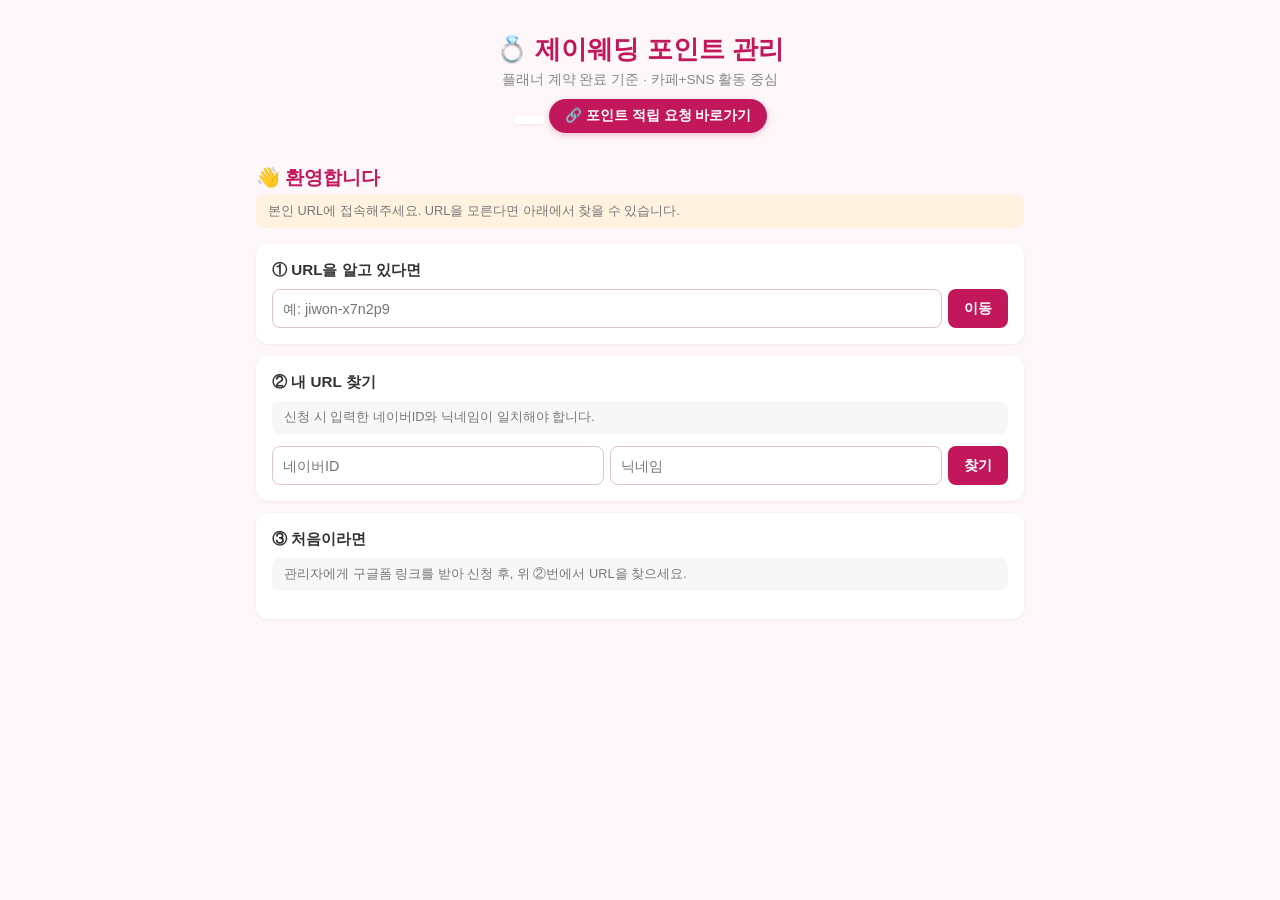
<file: index.html>
<!DOCTYPE html>
<html lang="ko">
<head>
  <meta charset="UTF-8" />
  <meta name="viewport" content="width=device-width, initial-scale=1.0" />
  <title>💍 제이웨딩 포인트 관리</title>
  <link rel="stylesheet" href="styles.css" />
</head>
<body>
  <header>
    <h1>💍 제이웨딩 포인트 관리</h1>
    <p class="subtitle">플래너 계약 완료 기준 · 카페+SNS 활동 중심</p>
    <div id="userInfo" class="user-info" hidden>
      <span id="userNickname"></span>
      <span class="user-slug" id="userSlugLabel"></span>
    </div>
    <a class="point-link" href="http://lovepromise.co.kr/cafe/point/login.asp" target="_blank" rel="noopener noreferrer">
      🔗 포인트 적립 요청 바로가기
    </a>
  </header>

  <section id="welcome" class="welcome" hidden>
    <h2>👋 환영합니다</h2>
    <p class="hint">본인 URL에 접속해주세요. URL을 모른다면 아래에서 찾을 수 있습니다.</p>

    <div class="welcome-card">
      <h3>① URL을 알고 있다면</h3>
      <div class="welcome-row">
        <input type="text" id="directSlug" placeholder="예: jiwon-x7n2p9" autocomplete="off" />
        <button id="directGoBtn" class="btn">이동</button>
      </div>
    </div>

    <div class="welcome-card">
      <h3>② 내 URL 찾기</h3>
      <p class="hint">신청 시 입력한 네이버ID와 닉네임이 일치해야 합니다.</p>
      <div class="welcome-row">
        <input type="text" id="findNaverId" placeholder="네이버ID" autocomplete="off" />
        <input type="text" id="findNickname" placeholder="닉네임" autocomplete="off" />
        <button id="findBtn" class="btn">찾기</button>
      </div>
      <div id="findError" class="welcome-error" hidden></div>
    </div>

    <div class="welcome-card">
      <h3>③ 처음이라면</h3>
      <p class="hint">관리자에게 구글폼 링크를 받아 신청 후, 위 ②번에서 URL을 찾으세요.</p>
    </div>
  </section>

  <div id="appLoading" class="app-loading">로딩 중…</div>

  <div id="appBody" hidden>

  <section class="summary">
    <div class="card">
      <div class="card-label">누적 포인트</div>
      <div class="card-value" id="totalPoints">0P</div>
    </div>
    <div class="card">
      <div class="card-label">한정 활동 진행</div>
      <div class="card-value"><span id="limitedDone">0</span> / <span id="limitedTotal">0</span></div>
    </div>
    <div class="card">
      <div class="card-label">오늘 적립</div>
      <div class="card-value" id="todayPoints">0P</div>
    </div>
    <div class="card">
      <div class="card-label">이번 달 적립</div>
      <div class="card-value" id="monthPoints">0P</div>
    </div>
  </section>

  <nav class="tabs">
    <button class="tab active" data-tab="limited">🔴 한정 활동</button>
    <button class="tab" data-tab="daily">📅 매일</button>
    <button class="tab" data-tab="monthly">📆 매달</button>
    <button class="tab" data-tab="usage">💰 사용 계획</button>
  </nav>

  <main>
    <section id="tab-limited" class="tab-panel active">
      <p class="hint">기회를 놓치면 영영 못 챙기는 포인트! 우선적으로 챙길 것.</p>
      <ul id="limitedList" class="activity-list"></ul>
    </section>

    <section id="tab-daily" class="tab-panel">
      <p class="hint">오늘 날짜: <strong id="todayDate"></strong> · 매일 자정에 초기화됩니다.</p>
      <ul id="dailyList" class="activity-list"></ul>
    </section>

    <section id="tab-monthly" class="tab-panel">
      <p class="hint">이번 달: <strong id="thisMonth"></strong> · 매월 1일에 초기화됩니다.</p>
      <ul id="monthlyList" class="activity-list"></ul>
    </section>

    <section id="tab-usage" class="tab-panel">
      <p class="hint">포인트 사용은 본식일 <strong>한 달 전에 요청</strong> 필요. 게시글에 <code>[웨딩품목+사용금액]</code> 기재 후 신청.</p>
      <ul id="usageList" class="usage-list"></ul>
    </section>
  </main>

  <footer>
    <button id="resetTodayBtn" class="reset-btn">오늘만 초기화</button>
    <button id="resetBtn" class="reset-btn">전체 초기화</button>
  </footer>
  </div><!-- /#appBody -->

  <div id="toastContainer" class="toast-container" aria-live="polite"></div>

  <script src="supabase-config.js"></script>
  <script src="app.js"></script>
</body>
</html>
</file>
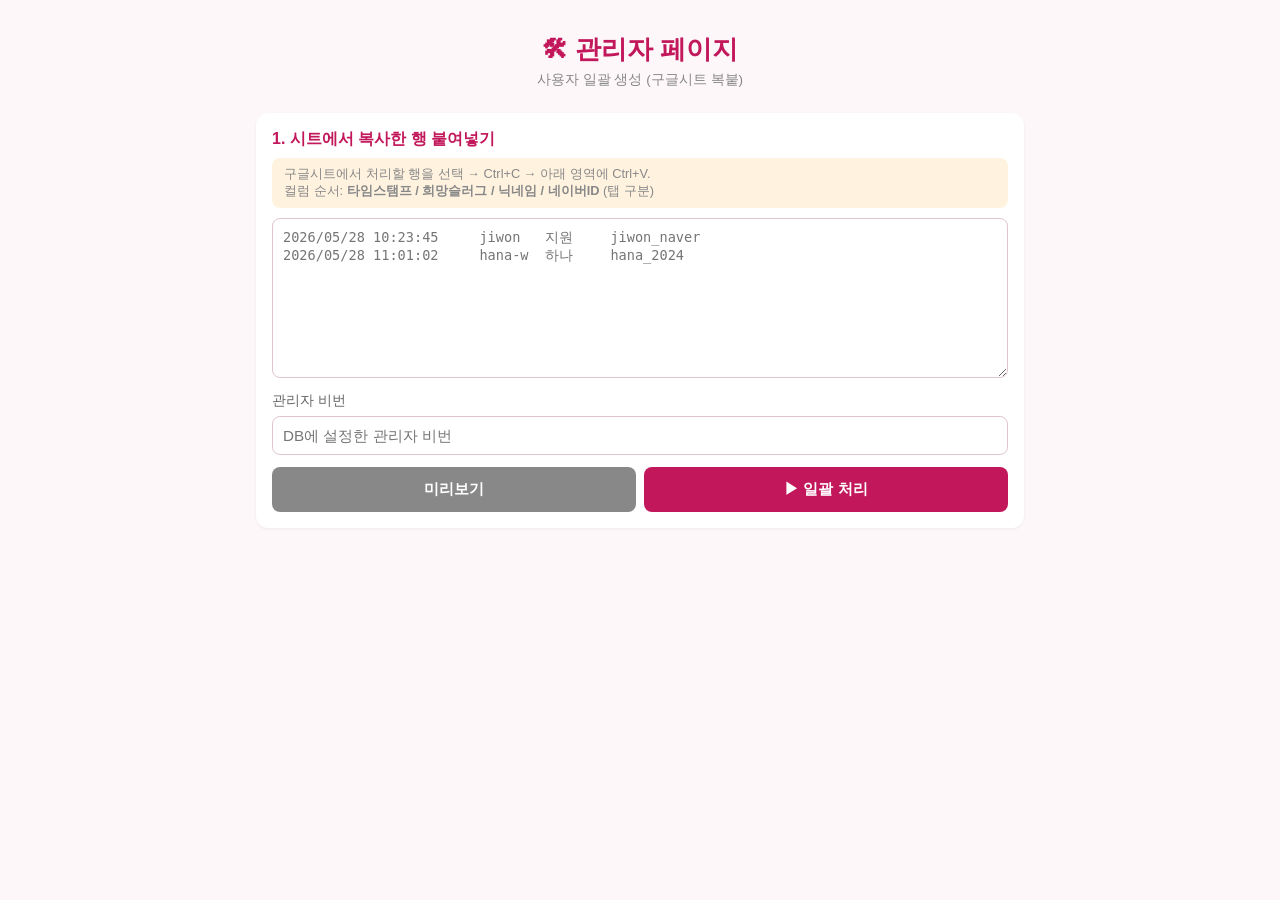
<file: admin.html>
<!DOCTYPE html>
<html lang="ko">
<head>
  <meta charset="UTF-8" />
  <meta name="viewport" content="width=device-width, initial-scale=1.0" />
  <meta name="robots" content="noindex,nofollow" />
  <title>🛠 관리자 · 사용자 일괄 생성</title>
  <link rel="stylesheet" href="styles.css" />
  <style>
    .admin-section { background: white; border-radius: 12px; padding: 16px; margin: 16px 0; box-shadow: 0 1px 3px rgba(0,0,0,0.06); }
    .admin-section h2 { font-size: 1rem; color: #c2185b; margin-bottom: 8px; }
    .admin-section .hint { font-size: 0.8rem; color: #888; margin-bottom: 10px; }
    .admin-section textarea { width: 100%; min-height: 160px; padding: 10px; border: 1px solid #e0c4d0; border-radius: 8px; font-family: ui-monospace, "Cascadia Mono", "Consolas", monospace; font-size: 0.85rem; resize: vertical; }
    .admin-section input[type="password"], .admin-section input[type="text"] { width: 100%; padding: 10px; border: 1px solid #e0c4d0; border-radius: 8px; font-size: 0.95rem; margin-top: 6px; }
    .admin-actions { display: flex; gap: 8px; margin-top: 12px; }
    .btn { flex: 1; padding: 12px; background: #c2185b; color: white; border: none; border-radius: 8px; font-size: 0.95rem; font-weight: 600; cursor: pointer; transition: filter 0.1s; }
    .btn:hover { filter: brightness(1.05); }
    .btn:disabled { background: #aaa; cursor: not-allowed; }
    .btn-secondary { background: #888; }
    table.result { width: 100%; border-collapse: collapse; margin-top: 12px; font-size: 0.85rem; }
    table.result th, table.result td { border-bottom: 1px solid #f0e0e8; padding: 8px 6px; text-align: left; vertical-align: top; }
    table.result th { background: #fdf0f5; color: #c2185b; font-weight: 600; }
    .status-created { color: #2e7d32; font-weight: 600; }
    .status-error   { color: #c62828; font-weight: 600; }
    .final-url { font-family: ui-monospace, "Cascadia Mono", "Consolas", monospace; font-size: 0.8rem; word-break: break-all; }
    .copy-btn { padding: 4px 8px; font-size: 0.75rem; background: #f0f0f0; border: 1px solid #ddd; border-radius: 4px; cursor: pointer; margin-left: 4px; }
    .copy-btn:hover { background: #e8e8e8; }
    .field-label { font-size: 0.85rem; color: #666; font-weight: 500; margin-top: 10px; display: block; }
  </style>
</head>
<body>
  <header>
    <h1>🛠 관리자 페이지</h1>
    <p class="subtitle">사용자 일괄 생성 (구글시트 복붙)</p>
  </header>

  <section class="admin-section">
    <h2>1. 시트에서 복사한 행 붙여넣기</h2>
    <p class="hint">
      구글시트에서 처리할 행을 선택 → Ctrl+C → 아래 영역에 Ctrl+V.<br>
      컬럼 순서: <strong>타임스탬프 / 희망슬러그 / 닉네임 / 네이버ID</strong> (탭 구분)
    </p>
    <textarea id="rowsInput" placeholder="2026/05/28 10:23:45&#9;jiwon&#9;지원&#9;jiwon_naver&#10;2026/05/28 11:01:02&#9;hana-w&#9;하나&#9;hana_2024"></textarea>

    <label class="field-label">관리자 비번</label>
    <input type="password" id="adminKey" placeholder="DB에 설정한 관리자 비번" autocomplete="off" />

    <div class="admin-actions">
      <button class="btn btn-secondary" id="previewBtn">미리보기</button>
      <button class="btn" id="submitBtn">▶ 일괄 처리</button>
    </div>
  </section>

  <section class="admin-section" id="resultSection" style="display:none;">
    <h2>2. 처리 결과</h2>
    <div id="resultSummary" class="hint"></div>
    <table class="result" id="resultTable">
      <thead>
        <tr>
          <th>입력 슬러그</th>
          <th>상태</th>
          <th>최종 URL / 메시지</th>
        </tr>
      </thead>
      <tbody></tbody>
    </table>
  </section>

  <script src="supabase-config.js"></script>
  <script>
    // ─── DOM ─────────────────────────────────────────────────
    const $rows       = document.getElementById('rowsInput');
    const $key        = document.getElementById('adminKey');
    const $previewBtn = document.getElementById('previewBtn');
    const $submitBtn  = document.getElementById('submitBtn');
    const $resultSec  = document.getElementById('resultSection');
    const $resultSum  = document.getElementById('resultSummary');
    const $resultTb   = document.querySelector('#resultTable tbody');

    // ─── 시트 TSV 파싱 ───────────────────────────────────────
    // 구글시트 행 복사 = 줄바꿈으로 행 구분, 탭으로 컬럼 구분
    function parseRows(text) {
      return text.split(/\r?\n/)
        .map(line => line.trim())
        .filter(line => line.length > 0)
        .map(line => {
          const cols = line.split('\t');
          return {
            // [0] 타임스탬프는 참고용, DB에 안 넘김
            slug:     (cols[1] || '').trim().toLowerCase(),
            nickname: (cols[2] || '').trim() || null,
            naver_id: (cols[3] || '').trim() || null,
          };
        });
    }

    // ─── 미리보기 ────────────────────────────────────────────
    $previewBtn.addEventListener('click', () => {
      const rows = parseRows($rows.value);
      if (rows.length === 0) { alert('붙여넣은 행이 없습니다.'); return; }
      const preview = rows.map((r, i) =>
        `${i + 1}. ${r.slug || '(슬러그 없음)'} / ${r.nickname || '(닉네임 없음)'} / ${r.naver_id || '(네이버ID 없음)'}`
      ).join('\n');
      alert(`${rows.length}개 행이 파싱되었습니다:\n\n${preview}`);
    });

    // ─── 일괄 처리 ───────────────────────────────────────────
    $submitBtn.addEventListener('click', async () => {
      const rows = parseRows($rows.value);
      const adminKey = $key.value;
      if (rows.length === 0) { alert('붙여넣은 행이 없습니다.'); return; }
      if (!adminKey)         { alert('관리자 비번을 입력하세요.'); return; }
      if (!confirm(`${rows.length}개 행을 처리합니다. 계속할까요?`)) return;

      $submitBtn.disabled = true;
      $submitBtn.textContent = '처리 중…';
      try {
        const result = await callRpc('admin_bulk_create_users', {
          p_admin_key: adminKey,
          p_rows:      rows,
        });
        renderResult(result);
      } catch (err) {
        alert(`오류: ${err.message}`);
      } finally {
        $submitBtn.disabled = false;
        $submitBtn.textContent = '▶ 일괄 처리';
        $key.value = ''; // 비번 화면에 안 남김
      }
    });

    // ─── 결과 렌더링 ─────────────────────────────────────────
    function renderResult(result) {
      $resultSec.style.display = '';
      $resultTb.innerHTML = '';
      const ok = result.filter(r => r.status === 'created').length;
      const ng = result.length - ok;
      $resultSum.innerHTML = `✅ 생성 <strong>${ok}</strong>건 · ⚠️ 오류 <strong>${ng}</strong>건`;

      for (const r of result) {
        const tr = document.createElement('tr');
        if (r.status === 'created') {
          const url = buildUserUrl(r.final_slug);
          tr.innerHTML = `
            <td>${escapeHtml(r.input || '')}</td>
            <td class="status-created">✅ 생성</td>
            <td>
              <span class="final-url">${escapeHtml(url)}</span>
              <button class="copy-btn" data-copy="${escapeHtml(url)}">복사</button>
            </td>`;
        } else {
          tr.innerHTML = `
            <td>${escapeHtml(r.input || '')}</td>
            <td class="status-error">❌ 오류</td>
            <td>${escapeHtml(r.message || '알 수 없음')}</td>`;
        }
        $resultTb.appendChild(tr);
      }
    }

    // ─── 복사 버튼 (이벤트 위임) ─────────────────────────────
    $resultTb.addEventListener('click', e => {
      const btn = e.target.closest('.copy-btn');
      if (!btn) return;
      navigator.clipboard.writeText(btn.dataset.copy).then(() => {
        const orig = btn.textContent;
        btn.textContent = '✅';
        setTimeout(() => { btn.textContent = orig; }, 1000);
      });
    });

    function escapeHtml(s) {
      return String(s).replace(/[&<>"']/g, c => ({ '&': '&amp;', '<': '&lt;', '>': '&gt;', '"': '&quot;', "'": '&#39;' }[c]));
    }
  </script>
</body>
</html>
</file>
<file: styles.css>
* { box-sizing: border-box; margin: 0; padding: 0; }

body {
  font-family: -apple-system, BlinkMacSystemFont, "Segoe UI", "Malgun Gothic", sans-serif;
  background: #fdf7f9;
  color: #333;
  max-width: 800px;
  margin: 0 auto;
  padding: 16px;
  padding-bottom: 80px;
}

header { text-align: center; padding: 16px 0 8px; }
header h1 { font-size: 1.6rem; color: #c2185b; }
.subtitle { color: #888; font-size: 0.85rem; margin-top: 4px; }

.point-link {
  display: inline-block;
  margin-top: 10px;
  padding: 8px 16px;
  background: #c2185b;
  color: white;
  text-decoration: none;
  border-radius: 20px;
  font-size: 0.85rem;
  font-weight: 600;
  box-shadow: 0 2px 6px rgba(194, 24, 91, 0.25);
  transition: transform 0.1s, box-shadow 0.15s;
}
.point-link:hover {
  transform: translateY(-1px);
  box-shadow: 0 3px 10px rgba(194, 24, 91, 0.35);
}
.point-link:active {
  transform: translateY(0);
}

.summary {
  display: grid;
  grid-template-columns: repeat(2, 1fr);
  gap: 8px;
  margin: 16px 0;
}
@media (min-width: 600px) {
  .summary { grid-template-columns: repeat(4, 1fr); }
}

.card {
  background: white;
  border-radius: 12px;
  padding: 12px;
  box-shadow: 0 1px 3px rgba(0,0,0,0.06);
  text-align: center;
}
.card-label { font-size: 0.75rem; color: #888; margin-bottom: 4px; }
.card-value { font-size: 1.2rem; font-weight: 700; color: #c2185b; }

.tabs {
  display: flex;
  gap: 4px;
  margin-bottom: 12px;
  overflow-x: auto;
  padding-bottom: 4px;
}
.tab {
  flex: 1;
  min-width: 80px;
  padding: 10px 8px;
  background: white;
  border: none;
  border-radius: 8px;
  cursor: pointer;
  font-size: 0.85rem;
  font-weight: 500;
  color: #666;
  white-space: nowrap;
  transition: all 0.15s;
}
.tab.active {
  background: #c2185b;
  color: white;
}

.tab-panel { display: none; }
.tab-panel.active { display: block; }

.hint {
  font-size: 0.8rem;
  color: #777;
  background: #fff3e0;
  padding: 8px 12px;
  border-radius: 8px;
  margin-bottom: 12px;
}
.hint code {
  background: #fff;
  padding: 1px 6px;
  border-radius: 4px;
  font-size: 0.85em;
}

.activity-list, .usage-list {
  list-style: none;
  display: flex;
  flex-direction: column;
  gap: 8px;
}

.activity-item {
  background: white;
  border-radius: 10px;
  padding: 12px;
  display: flex;
  flex-direction: column;
  gap: 8px;
  box-shadow: 0 1px 2px rgba(0,0,0,0.05);
  transition: opacity 0.2s;
}
.activity-item.done { opacity: 0.55; }
.activity-row {
  display: flex;
  align-items: center;
  gap: 10px;
}
.activity-info {
  cursor: pointer;
  user-select: none;
}
.chev {
  display: inline-block;
  font-size: 0.75rem;
  color: #aaa;
  margin-left: 2px;
}
.activity-item.open .chev { color: #c2185b; }

.history {
  border-top: 1px dashed #eee;
  padding-top: 8px;
  margin-top: 2px;
}
.history-title {
  font-size: 0.75rem;
  color: #888;
  margin-bottom: 6px;
  font-weight: 600;
}
.history-list {
  list-style: none;
  display: flex;
  flex-direction: column;
  gap: 3px;
  max-height: 180px;
  overflow-y: auto;
}
.history-list li {
  font-size: 0.78rem;
  color: #555;
  background: #fafafa;
  padding: 4px 8px;
  border-radius: 6px;
  display: flex;
  align-items: center;
  justify-content: space-between;
  gap: 6px;
}
.history-list .hist-text { flex: 1; min-width: 0; }
.history-list .hist-del {
  width: 22px;
  height: 22px;
  border-radius: 50%;
  border: none;
  background: transparent;
  color: #bbb;
  cursor: pointer;
  font-size: 1rem;
  line-height: 1;
  padding: 0;
  flex-shrink: 0;
}
.history-list .hist-del:hover {
  background: #fde0e6;
  color: #c2185b;
}
.history-list li.empty {
  color: #aaa;
  background: transparent;
  padding: 4px 0;
  font-style: italic;
}

.history-add {
  display: flex;
  gap: 6px;
  margin-top: 8px;
  flex-wrap: wrap;
}
.history-add input[type="date"] {
  flex: 1;
  min-width: 140px;
  font-size: 0.8rem;
  padding: 4px 8px;
  border: 1px solid #ddd;
  border-radius: 6px;
  font-family: inherit;
  color: #333;
}
.history-add button {
  font-size: 0.8rem;
  padding: 4px 12px;
  border-radius: 6px;
  border: 1px solid #c2185b;
  background: white;
  color: #c2185b;
  cursor: pointer;
  font-weight: 600;
  white-space: nowrap;
}
.history-add button:hover:not(:disabled) {
  background: #c2185b;
  color: white;
}
.history-add button:disabled {
  opacity: 0.4;
  cursor: not-allowed;
}

.activity-info { flex: 1; min-width: 0; }
.activity-name {
  font-weight: 600;
  font-size: 0.95rem;
  margin-bottom: 2px;
}
.activity-meta {
  font-size: 0.75rem;
  color: #888;
  line-height: 1.4;
}
.activity-point {
  font-size: 0.85rem;
  color: #c2185b;
  font-weight: 600;
  white-space: nowrap;
}

.counter {
  display: flex;
  align-items: center;
  gap: 4px;
}
.counter button {
  width: 28px;
  height: 28px;
  border-radius: 50%;
  border: 1px solid #ddd;
  background: white;
  cursor: pointer;
  font-size: 1rem;
  font-weight: 600;
  color: #c2185b;
}
.counter button:disabled {
  opacity: 0.3;
  cursor: not-allowed;
}
.counter .count {
  min-width: 50px;
  text-align: center;
  font-size: 0.85rem;
  font-weight: 600;
}

.usage-item {
  background: white;
  border-radius: 10px;
  padding: 12px 16px;
  display: flex;
  justify-content: space-between;
  align-items: center;
  box-shadow: 0 1px 2px rgba(0,0,0,0.05);
}
.usage-name { font-weight: 600; }
.usage-limit { color: #c2185b; font-weight: 600; }

footer {
  margin-top: 24px;
  text-align: center;
  display: flex;
  justify-content: center;
  gap: 8px;
  flex-wrap: wrap;
}
.reset-btn {
  background: transparent;
  border: 1px solid #ddd;
  color: #888;
  padding: 8px 16px;
  border-radius: 8px;
  cursor: pointer;
  font-size: 0.8rem;
}
.reset-btn:hover { color: #c2185b; border-color: #c2185b; }

/* ─── Phase 2: 사용자 식별 / 환영 화면 ──────────────────── */
.user-info {
  display: inline-flex;
  align-items: center;
  gap: 8px;
  margin-top: 8px;
  font-size: 0.85rem;
  color: #c2185b;
  background: white;
  padding: 4px 12px;
  border-radius: 16px;
  box-shadow: 0 1px 3px rgba(0,0,0,0.06);
}
.user-info .user-slug { color: #aaa; font-family: ui-monospace, "Cascadia Mono", "Consolas", monospace; font-size: 0.75rem; }

.app-loading {
  text-align: center;
  padding: 40px;
  color: #888;
  font-size: 0.9rem;
}

.welcome { margin: 24px 0; }
.welcome h2 { color: #c2185b; font-size: 1.2rem; margin-bottom: 4px; }
.welcome > .hint { margin-bottom: 16px; }

.welcome-card {
  background: white;
  border-radius: 12px;
  padding: 16px;
  margin-bottom: 12px;
  box-shadow: 0 1px 3px rgba(0,0,0,0.06);
}
.welcome-card h3 { font-size: 0.95rem; color: #333; margin-bottom: 8px; }
.welcome-card .hint { background: #f7f7f7; }

.welcome-row { display: flex; gap: 6px; flex-wrap: wrap; }
.welcome-row input {
  flex: 1;
  min-width: 0;
  padding: 10px;
  border: 1px solid #e0c4d0;
  border-radius: 8px;
  font-size: 0.9rem;
}
.welcome-row .btn {
  padding: 10px 16px;
  background: #c2185b;
  color: white;
  border: none;
  border-radius: 8px;
  font-size: 0.9rem;
  font-weight: 600;
  cursor: pointer;
}
.welcome-row .btn:hover { filter: brightness(1.05); }

.welcome-error {
  margin-top: 8px;
  padding: 8px 12px;
  background: #ffebee;
  color: #c62828;
  border-radius: 8px;
  font-size: 0.85rem;
}

/* ─── Toast ─────────────────────────────────────────────── */
.toast-container {
  position: fixed;
  left: 50%;
  bottom: 80px;
  transform: translateX(-50%);
  z-index: 1000;
  display: flex;
  flex-direction: column;
  gap: 8px;
  pointer-events: none;
  max-width: calc(100% - 32px);
}
.toast {
  background: white;
  border-radius: 8px;
  padding: 10px 16px;
  box-shadow: 0 4px 16px rgba(0,0,0,0.15);
  font-size: 0.9rem;
  border-left: 3px solid #888;
  color: #444;
  pointer-events: auto;
  animation: toast-in 0.2s ease-out;
  max-width: 360px;
}
.toast.error   { border-left-color: #c62828; color: #c62828; }
.toast.success { border-left-color: #2e7d32; color: #2e7d32; }
.toast.info    { border-left-color: #1976d2; color: #1976d2; }
.toast.fade-out { opacity: 0; transition: opacity 0.3s; }
@keyframes toast-in {
  from { opacity: 0; transform: translateY(8px); }
  to   { opacity: 1; transform: translateY(0); }
}
</file>
